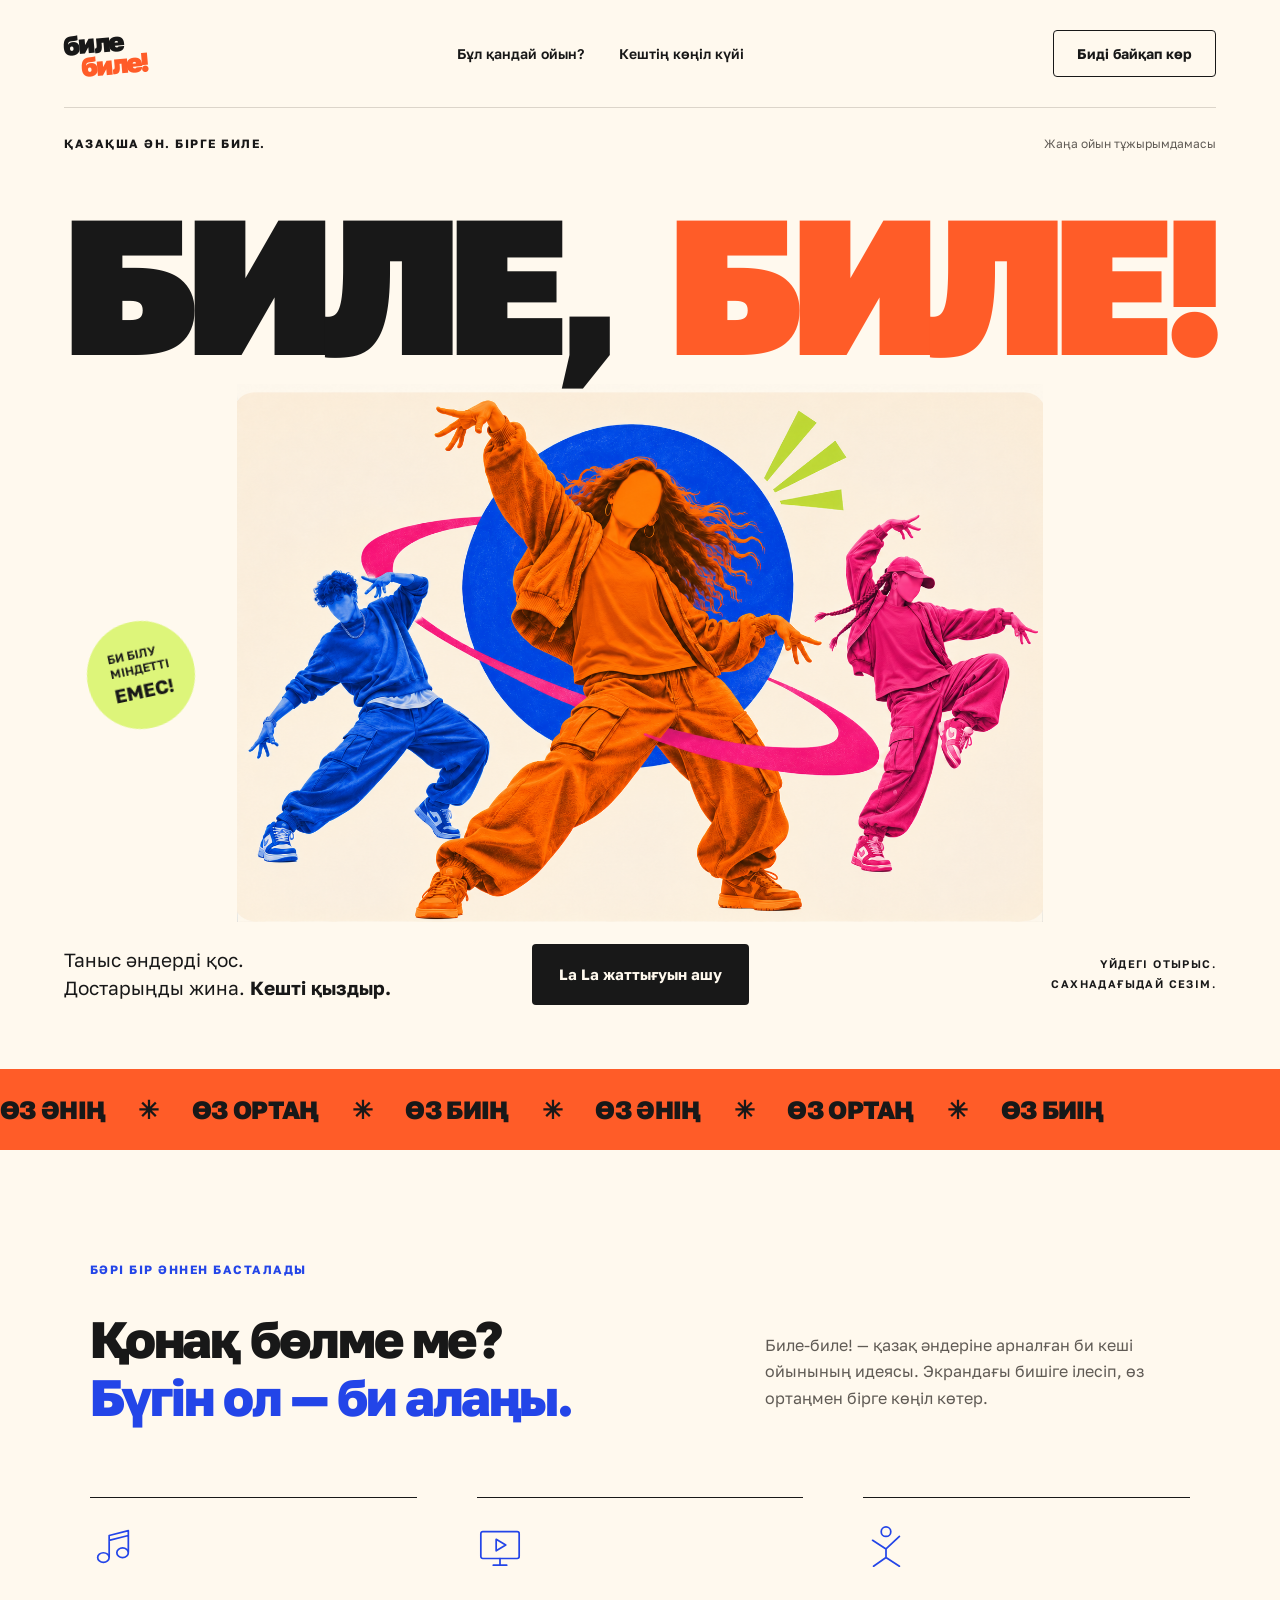
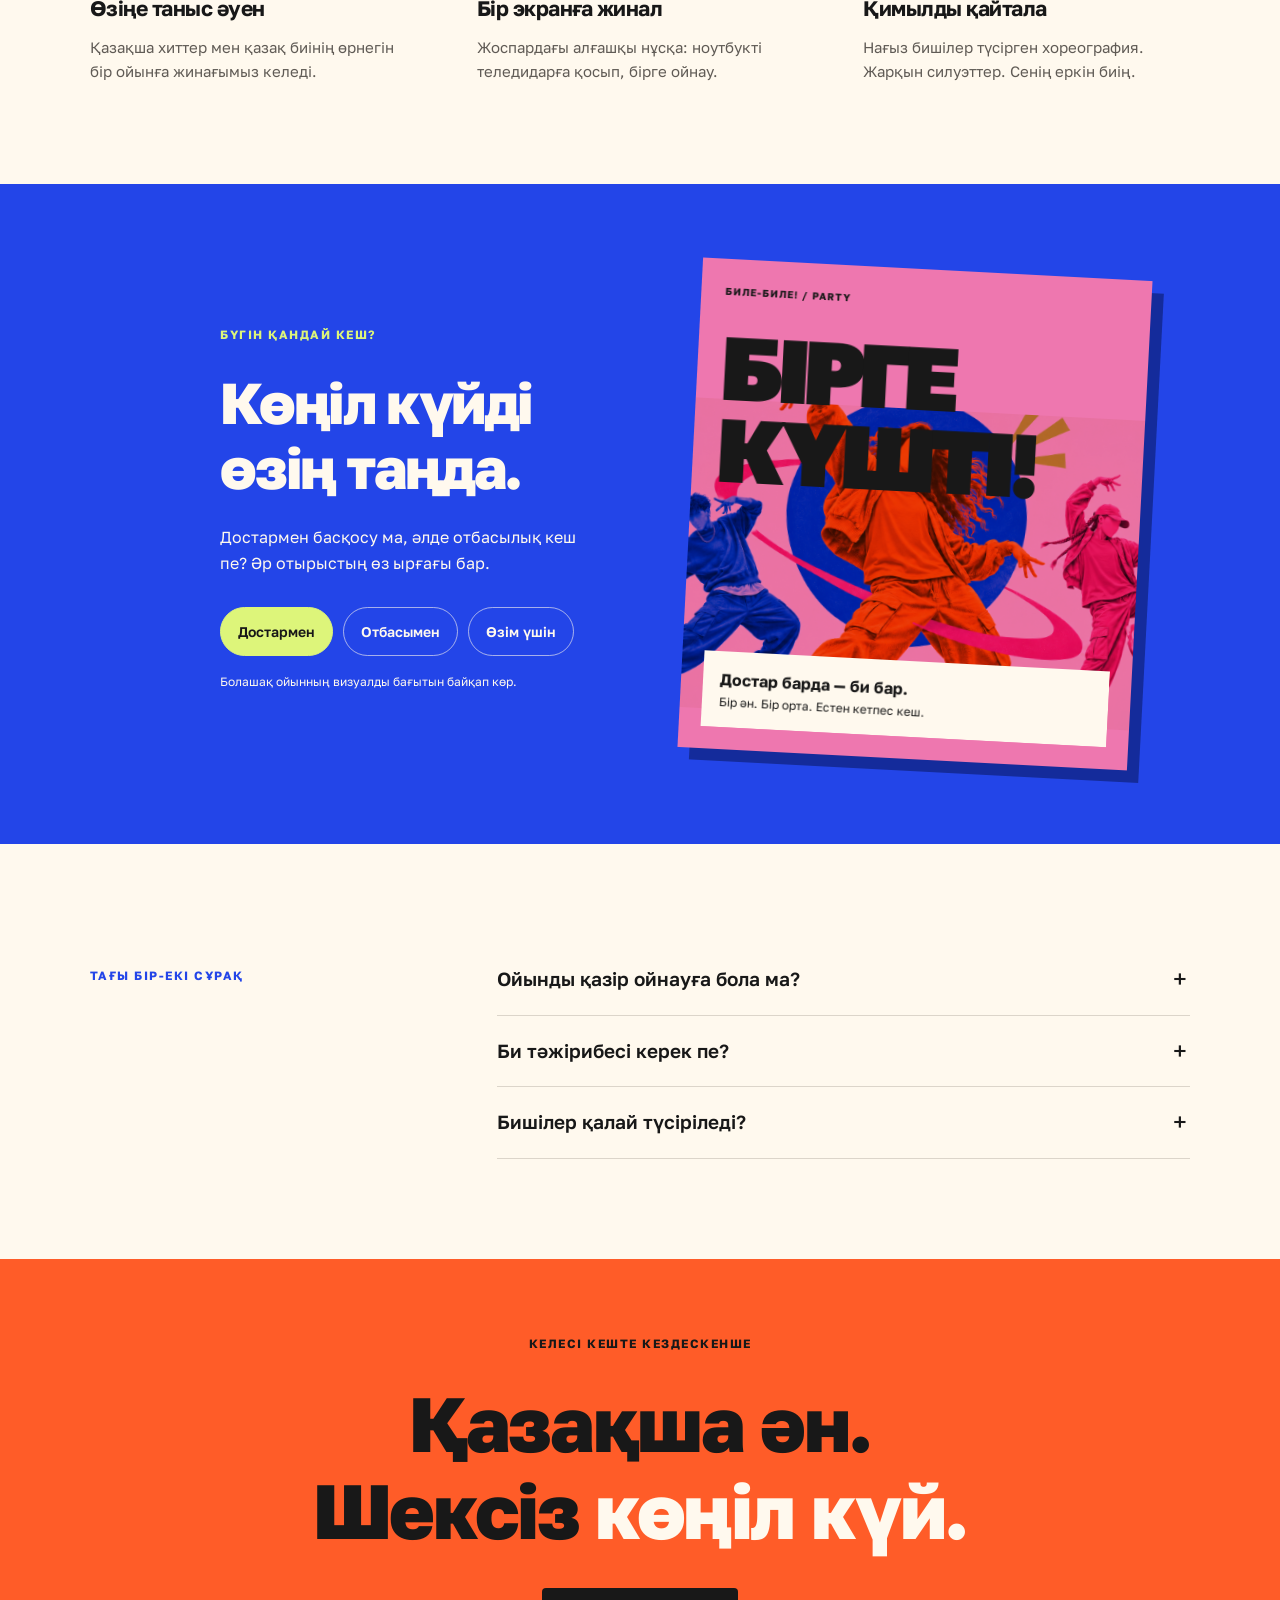
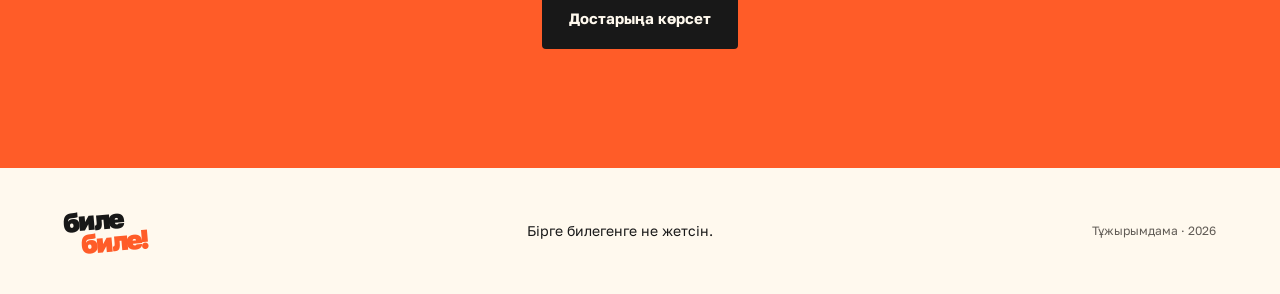
<file: index.html>
<!doctype html><html lang="kk"><head><meta charset="utf-8"><meta name="viewport" content="width=device-width,initial-scale=1"><meta name="theme-color" content="#fff9ee"><meta name="description" content="Биле-биле! Қазақ әндеріне арналған жаңа би кеші ойынының тұжырымдамасы."><title>Биле-биле! — Кешті бірге қыздыр.</title><link rel="stylesheet" href="style.css"><link rel="canonical" href="https://eldar0904.github.io/bile-bile/"><meta property="og:type" content="website"><meta property="og:title" content="Биле-биле! — Кешті бірге қыздыр."><meta property="og:description" content="Қазақша ән. Бірге биле. Жаңа би кеші ойынының тұжырымдамасы."><meta property="og:url" content="https://eldar0904.github.io/bile-bile/"><meta property="og:image" content="https://eldar0904.github.io/bile-bile/socials/bile-bile-final.png"><meta name="twitter:card" content="summary_large_image"></head><body><a class="skip" href="#main">Мазмұнға өту</a><header><a href="#" class="logo" aria-label="Биле-биле! Басты бет">биле<span>биле!</span></a><nav aria-label="Басты мәзір"><a href="#idea">Бұл қандай ойын?</a><a href="#moods">Кештің көңіл күйі</a></nav><a class="nav-cta" href="rehearsal.html">Биді байқап көр</a></header><main id="main"><section class="hero"><div class="hero-top"><p class="eyebrow">ҚАЗАҚША ӘН. БІРГЕ БИЛЕ.</p><span>Жаңа ойын тұжырымдамасы</span></div><h1>БИЛЕ,<span>БИЛЕ!</span></h1><div class="art"><img src="dance-hero-final.png" width="1536" height="1024" fetchpriority="high" alt="Бомбер күртеше мен карго шалбар киген үш биші; іштері толық жабық"><span class="stamp">БИ БІЛУ<br>МІНДЕТТІ<br><b>ЕМЕС!</b></span></div><div class="hero-bottom"><p>Таныс әндерді қос.<br>Достарыңды жина. <strong>Кешті қыздыр.</strong></p><a href="rehearsal.html" class="button">La La жаттығуын ашу</a><span>ҮЙДЕГІ ОТЫРЫС.<br>САХНАДАҒЫДАЙ СЕЗІМ.</span></div></section><div class="ribbon" aria-hidden="true">ӨЗ ӘНІҢ <i>✳</i> ӨЗ ОРТАҢ <i>✳</i> ӨЗ БИІҢ <i>✳</i> ӨЗ ӘНІҢ <i>✳</i> ӨЗ ОРТАҢ <i>✳</i> ӨЗ БИІҢ</div><section id="idea" class="idea"><p class="eyebrow">БӘРІ БІР ӘННЕН БАСТАЛАДЫ</p><div class="intro"><h2>Қонақ бөлме ме?<br><em>Бүгін ол — би алаңы.</em></h2><p>Биле-биле! — қазақ әндеріне арналған би кеші ойынының идеясы. Экрандағы бишіге ілесіп, өз ортаңмен бірге көңіл көтер.</p></div><div class="features"><article><span class="icon" aria-hidden="true"><svg viewBox="0 0 48 48"><path d="M20 34V12l20-5v22M20 17l20-5"/><ellipse cx="14" cy="35" rx="6" ry="5"/><ellipse cx="34" cy="30" rx="6" ry="5"/></svg></span><h3>Өзіңе таныс әуен</h3><p>Қазақша хиттер мен қазақ биінің өрнегін бір ойынға жинағымыз келеді.</p></article><article><span class="icon" aria-hidden="true"><svg viewBox="0 0 48 48"><rect x="4" y="8" width="40" height="28" rx="2"/><path d="M17 43h14M24 36v7m-4-27 10 6-10 6Z"/></svg></span><h3>Бір экранға жинал</h3><p>Жоспардағы алғашқы нұсқа: ноутбукті теледидарға қосып, бірге ойнау.</p></article><article><span class="icon" aria-hidden="true"><svg viewBox="0 0 48 48"><circle cx="24" cy="8" r="5"/><path d="m10 17 14 9 14-13M24 26v9m0 0L11 44m13-9 14 9"/></svg></span><h3>Қимылды қайтала</h3><p>Нағыз бишілер түсірген хореография. Жарқын силуэттер. Сенің еркін биің.</p></article></div></section><section id="moods" class="moods"><div class="mood-copy"><p class="eyebrow">БҮГІН ҚАНДАЙ КЕШ?</p><h2>Көңіл күйді<br>өзің таңда.</h2><p>Достармен басқосу ма, әлде отбасылық кеш пе? Әр отырыстың өз ырғағы бар.</p><div class="options" role="group" aria-label="Кештің көңіл күйін таңда"><button data-mood="friends" aria-pressed="true">Достармен</button><button data-mood="family" aria-pressed="false">Отбасымен</button><button data-mood="solo" aria-pressed="false">Өзім үшін</button></div><p class="small">Болашақ ойынның визуалды бағытын байқап көр.</p></div><div class="poster" data-theme="friends"><div class="poster-label">БИЛЕ-БИЛЕ! / PARTY</div><div class="poster-word" aria-hidden="true">БІРГЕ<br>КҮШТІ!</div><img src="dance-hero-final.png" width="1536" height="1024" loading="lazy" alt="" aria-hidden="true"><div class="poster-caption" aria-live="polite"><strong id="mood-title">Достар барда — би бар.</strong><span id="mood-description">Бір ән. Бір орта. Естен кетпес кеш.</span></div></div></section><section class="faq"><p class="eyebrow">ТАҒЫ БІР-ЕКІ СҰРАҚ</p><div><details><summary>Ойынды қазір ойнауға бола ма?</summary><p>Алғашқы La La жаттығуы қолжетімді: санау мен қадам нұсқауларын байқап көр. Бишінің бейнесі, әндер тізімі және автоматты ұпай әлі әзірлену кезеңінде.</p></details><details><summary>Би тәжірибесі керек пе?</summary><p>Идеямыз — бәрі қосыла алатын қарапайым қимылдардан бастау. Экрандағы бишіні қайталап, өзіңе ыңғайлы қарқынмен билейсің.</p></details><details><summary>Бишілер қалай түсіріледі?</summary><p>Хореографияны нағыз бишілермен түсіріп, бейнелерін түрлі түсті силуэттерге айналдыруды жоспарлап отырмыз.</p></details></div></section><section class="closing"><p class="eyebrow">КЕЛЕСІ КЕШТЕ КЕЗДЕСКЕНШЕ</p><h2>Қазақша ән.<br>Шексіз <em>көңіл күй.</em></h2><button id="share" class="button">Достарыңа көрсет</button><p id="share-status" role="status"></p></section></main><footer><a class="logo" href="#">биле<span>биле!</span></a><p>Бірге билегенге не жетсін.</p><span>Тұжырымдама · 2026</span></footer><script src="app.js"></script></body></html>
</file>
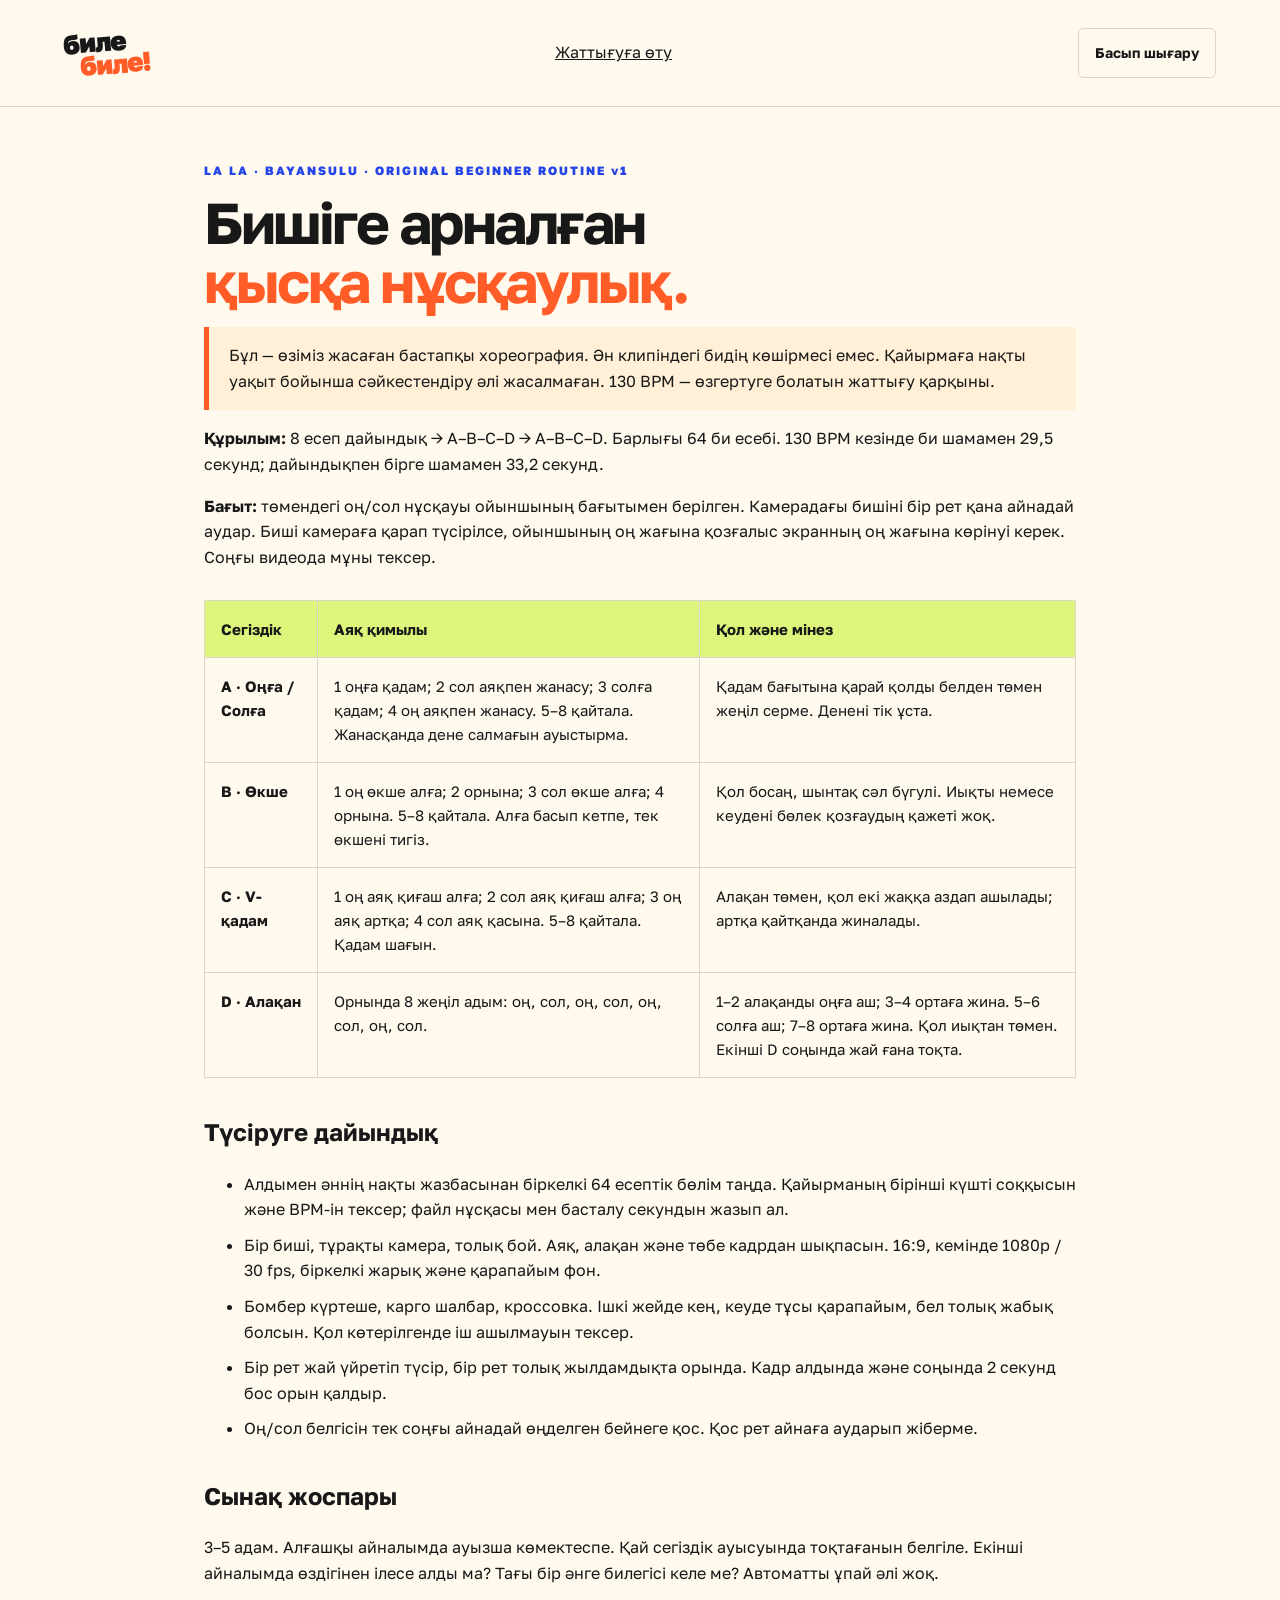
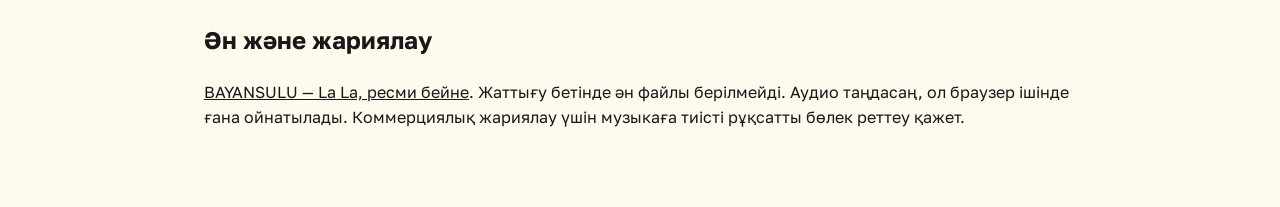
<file: choreography.html>
<!doctype html><html lang="kk"><head><meta charset="utf-8"><meta name="viewport" content="width=device-width,initial-scale=1"><title>La La — Хореография және түсіру жоспары</title><link rel="stylesheet" href="rehearsal.css"><style>.sheet{max-width:1000px}table{border-collapse:collapse;width:100%;margin:30px 0;font-size:15px}td,th{text-align:left;vertical-align:top;padding:16px;border:1px solid var(--line)}th{background:var(--lime)}.sheet h2{margin-top:35px}.sheet li{margin:10px 0}.notice{border-left:5px solid var(--orange);padding:16px 20px;background:#fff0d7}@media(max-width:600px){table{font-size:13px}td,th{padding:10px}}@media print{header,button{display:none}main{padding:0}body{font-size:11pt}h2,tr{break-inside:avoid}a{color:black}table{font-size:10pt}}</style></head><body><header><a class="brand" href="./">биле<span>биле!</span></a><a href="rehearsal.html">Жаттығуға өту</a><button class="secondary" onclick="window.print()">Басып шығару</button></header><main class="sheet"><p class="eyebrow">LA LA · BAYANSULU · ORIGINAL BEGINNER ROUTINE v1</p><h1>Бишіге арналған<br><em>қысқа нұсқаулық.</em></h1><p class="notice">Бұл — өзіміз жасаған бастапқы хореография. Ән клипіндегі бидің көшірмесі емес. Қайырмаға нақты уақыт бойынша сәйкестендіру әлі жасалмаған. 130 BPM — өзгертуге болатын жаттығу қарқыны.</p><p><strong>Құрылым:</strong> 8 есеп дайындық → A–B–C–D → A–B–C–D. Барлығы 64 би есебі. 130 BPM кезінде би шамамен 29,5 секунд; дайындықпен бірге шамамен 33,2 секунд.</p><p><strong>Бағыт:</strong> төмендегі оң/сол нұсқауы ойыншының бағытымен берілген. Камерадағы бишіні бір рет қана айнадай аудар. Биші камераға қарап түсірілсе, ойыншының оң жағына қозғалыс экранның оң жағына көрінуі керек. Соңғы видеода мұны тексер.</p><table><thead><tr><th>Сегіздік</th><th>Аяқ қимылы</th><th>Қол және мінез</th></tr></thead><tbody><tr><td><b>A · Оңға / Солға</b></td><td>1 оңға қадам; 2 сол аяқпен жанасу; 3 солға қадам; 4 оң аяқпен жанасу. 5–8 қайтала. Жанасқанда дене салмағын ауыстырма.</td><td>Қадам бағытына қарай қолды белден төмен жеңіл серме. Денені тік ұста.</td></tr><tr><td><b>B · Өкше</b></td><td>1 оң өкше алға; 2 орнына; 3 сол өкше алға; 4 орнына. 5–8 қайтала. Алға басып кетпе, тек өкшені тигіз.</td><td>Қол босаң, шынтақ сәл бүгулі. Иықты немесе кеудені бөлек қозғаудың қажеті жоқ.</td></tr><tr><td><b>C · V-қадам</b></td><td>1 оң аяқ қиғаш алға; 2 сол аяқ қиғаш алға; 3 оң аяқ артқа; 4 сол аяқ қасына. 5–8 қайтала. Қадам шағын.</td><td>Алақан төмен, қол екі жаққа аздап ашылады; артқа қайтқанда жиналады.</td></tr><tr><td><b>D · Алақан</b></td><td>Орнында 8 жеңіл адым: оң, сол, оң, сол, оң, сол, оң, сол.</td><td>1–2 алақанды оңға аш; 3–4 ортаға жина. 5–6 солға аш; 7–8 ортаға жина. Қол иықтан төмен. Екінші D соңында жай ғана тоқта.</td></tr></tbody></table><h2>Түсіруге дайындық</h2><ul><li>Алдымен әннің нақты жазбасынан біркелкі 64 есептік бөлім таңда. Қайырманың бірінші күшті соққысын және BPM-ін тексер; файл нұсқасы мен басталу секундын жазып ал.</li><li>Бір биші, тұрақты камера, толық бой. Аяқ, алақан және төбе кадрдан шықпасын. 16:9, кемінде 1080p / 30 fps, біркелкі жарық және қарапайым фон.</li><li>Бомбер күртеше, карго шалбар, кроссовка. Ішкі жейде кең, кеуде тұсы қарапайым, бел толық жабық болсын. Қол көтерілгенде іш ашылмауын тексер.</li><li>Бір рет жай үйретіп түсір, бір рет толық жылдамдықта орында. Кадр алдында және соңында 2 секунд бос орын қалдыр.</li><li>Оң/сол белгісін тек соңғы айнадай өңделген бейнеге қос. Қос рет айнаға аударып жіберме.</li></ul><h2>Сынақ жоспары</h2><p>3–5 адам. Алғашқы айналымда ауызша көмектеспе. Қай сегіздік ауысуында тоқтағанын белгіле. Екінші айналымда өздігінен ілесе алды ма? Тағы бір әнге билегісі келе ме? Автоматты ұпай әлі жоқ.</p><h2>Ән және жариялау</h2><p><a href="https://www.youtube.com/watch?v=cNDhpfVBO8k">BAYANSULU — La La, ресми бейне</a>. Жаттығу бетінде ән файлы берілмейді. Аудио таңдасаң, ол браузер ішінде ғана ойнатылады. Коммерциялық жариялау үшін музыкаға тиісті рұқсатты бөлек реттеу қажет.</p></main></body></html>
</file>
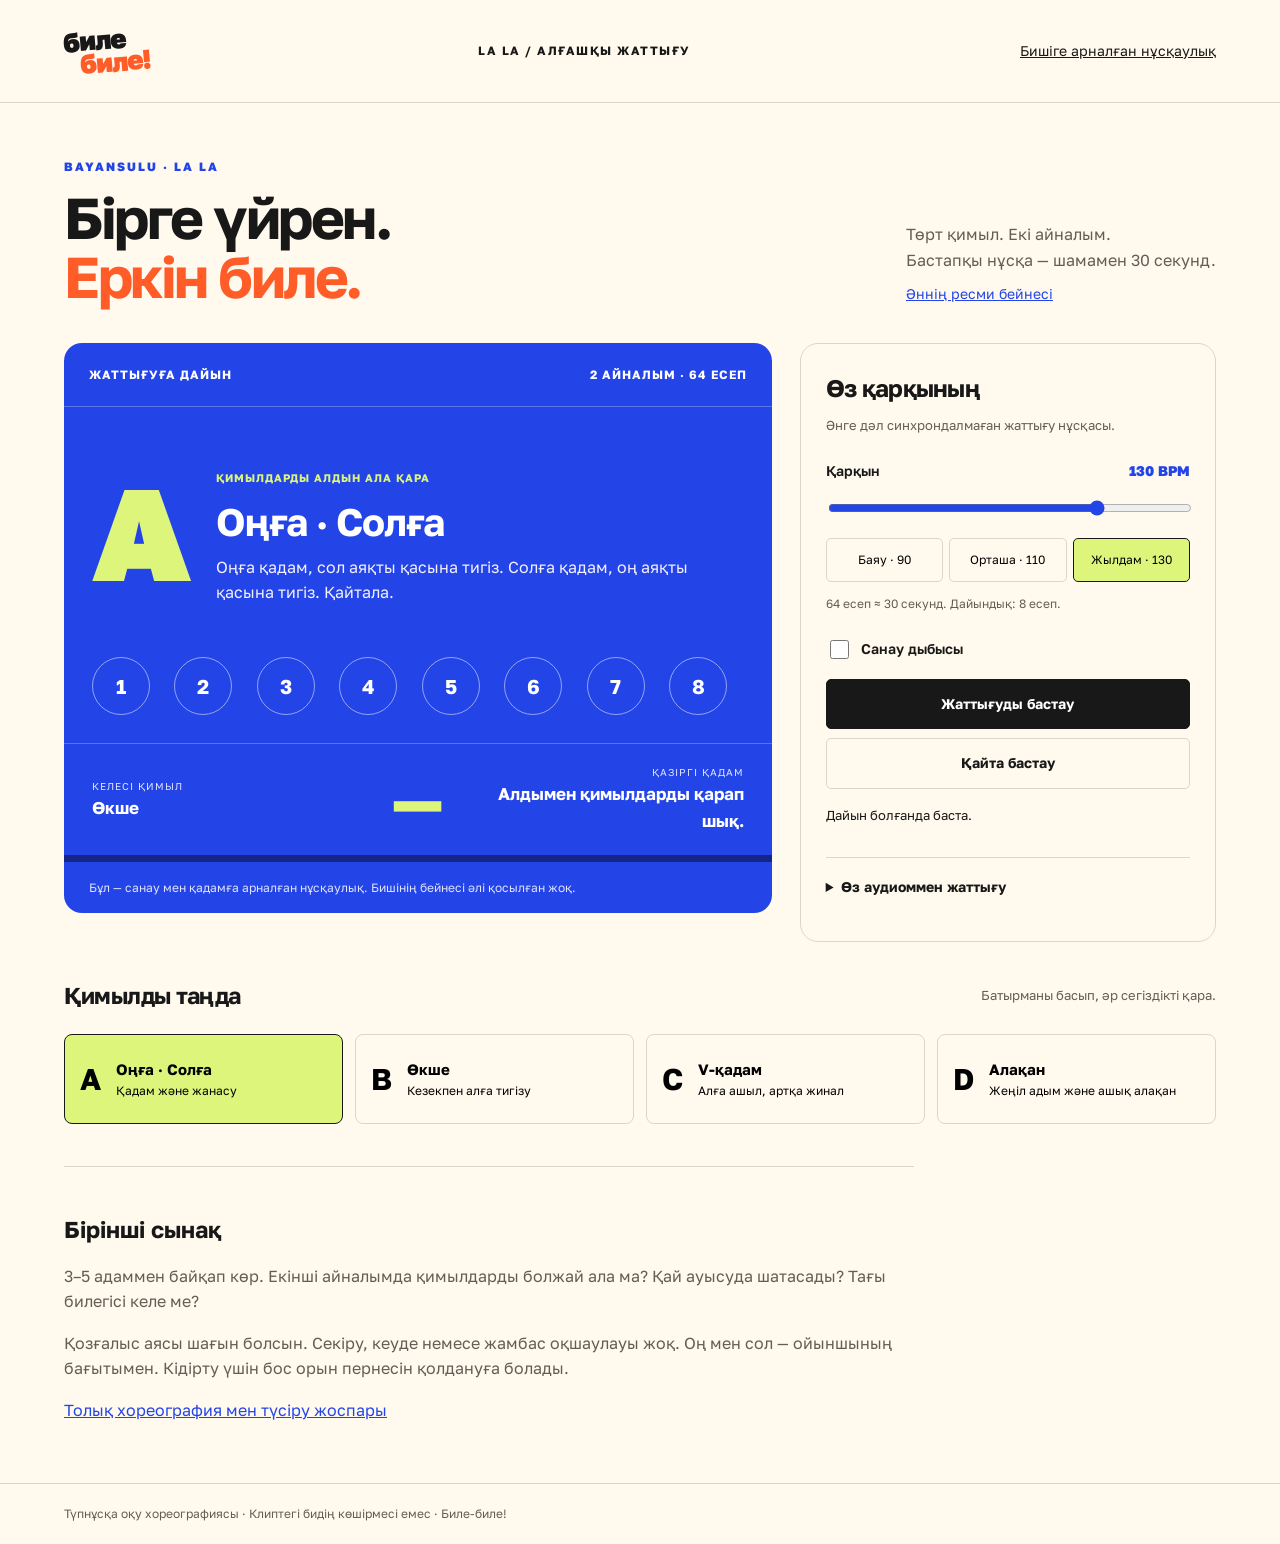
<file: rehearsal.html>
<!doctype html><html lang="kk"><head><meta charset="utf-8"><meta name="viewport" content="width=device-width,initial-scale=1"><meta name="theme-color" content="#fff9ee"><title>La La — Биле-биле! жаттығу</title><link rel="stylesheet" href="rehearsal.css"></head><body><header><a class="brand" href="./">биле<span>биле!</span></a><span>LA LA / АЛҒАШҚЫ ЖАТТЫҒУ</span><a href="choreography.html">Бишіге арналған нұсқаулық</a></header><main><div class="heading"><div><p class="eyebrow">BAYANSULU · LA LA</p><h1>Бірге үйрен.<br><em>Еркін биле.</em></h1></div><p>Төрт қимыл. Екі айналым.<br>Бастапқы нұсқа — шамамен 30 секунд.<br><a href="https://www.youtube.com/watch?v=cNDhpfVBO8k" target="_blank" rel="noopener">Әннің ресми бейнесі</a></p></div><div class="workspace"><section class="stage" aria-label="Қимыл және санау"><div class="stage-top"><span id="phase">ЖАТТЫҒУҒА ДАЙЫН</span><span id="round">2 АЙНАЛЫМ · 64 ЕСЕП</span></div><div class="move-area"><span class="move-mark" id="move-mark" aria-hidden="true">A</span><div class="move-copy"><p id="move-kicker">ҚИМЫЛДАРДЫ АЛДЫН АЛА ҚАРА</p><h2 id="move-name">Оңға · Солға</h2><p id="move-detail">Оңға қадам, сол аяқты қасына тигіз. Солға қадам, оң аяқты қасына тигіз. Қайтала.</p></div></div><div class="beat-row" aria-label="Сегіздік санау" id="beats"></div><div class="stage-bottom"><div><span>КЕЛЕСІ ҚИМЫЛ</span><strong id="next">Өкше</strong></div><strong id="count" aria-label="Қазіргі есеп">—</strong><div class="step-note"><span>ҚАЗІРГІ ҚАДАМ</span><strong id="step">Алдымен қимылдарды қарап шық.</strong></div></div><progress id="progress" value="0" max="64" aria-label="Жаттығу барысы"></progress><p class="visual-note">Бұл — санау мен қадамға арналған нұсқаулық. Бишінің бейнесі әлі қосылған жоқ.</p></section><aside class="controls"><div class="control-top"><h2>Өз қарқының</h2><p>Әнге дәл синхрондалмаған жаттығу нұсқасы.</p></div><label for="bpm">Қарқын <output id="bpm-value">130 BPM</output></label><input id="bpm" type="range" min="70" max="150" step="1" value="130"><div class="speed-options" role="group" aria-label="Қарқын таңдау"><button data-bpm="90">Баяу · 90</button><button data-bpm="110">Орташа · 110</button><button data-bpm="130" aria-pressed="true">Жылдам · 130</button></div><p class="small" id="duration">64 есеп ≈ 30 секунд. Дайындық: 8 есеп.</p><label class="check"><input type="checkbox" id="click">Санау дыбысы</label><div class="play-controls"><button id="start" class="primary">Жаттығуды бастау</button><button id="reset" class="secondary">Қайта бастау</button></div><p id="status" class="status" role="status" aria-live="polite">Дайын болғанда баста.</p><details><summary>Өз аудиоммен жаттығу</summary><p>Қолдануға рұқсатың бар аудио файлды таңда. Файл осы браузерде ғана ойнатылады, серверге жіберілмейді.</p><label for="audio-file">Аудио файл</label><input type="file" id="audio-file" accept="audio/*"><label for="offset">Қайырманың басталуы, секунд</label><input type="number" id="offset" min="0" step="0.1" value="0"><audio id="audio" controls preload="metadata"></audio><p class="small">Әуелі аудиодан басталатын жерді тап. Қарқынды соған бейімде. Санау мен аудио 8 есеп дайындықтан кейін бірге басталады. Аудионы бөлек жылжытсаң, синхрон бұзылады.</p><button id="remove-audio" class="secondary">Аудионы өшіру</button></details></aside></div><section class="phrases" aria-labelledby="phrase-heading"><div class="phrase-heading"><h2 id="phrase-heading">Қимылды таңда</h2><span>Батырманы басып, әр сегіздікті қара.</span></div><div class="phrase-list"><button data-phrase="0" aria-pressed="true"><b>A</b><span><strong>Оңға · Солға</strong>Қадам және жанасу</span></button><button data-phrase="1" aria-pressed="false"><b>B</b><span><strong>Өкше</strong>Кезекпен алға тигізу</span></button><button data-phrase="2" aria-pressed="false"><b>C</b><span><strong>V-қадам</strong>Алға ашыл, артқа жинал</span></button><button data-phrase="3" aria-pressed="false"><b>D</b><span><strong>Алақан</strong>Жеңіл адым және ашық алақан</span></button></div></section><section class="test-note"><h2>Бірінші сынақ</h2><p>3–5 адаммен байқап көр. Екінші айналымда қимылдарды болжай ала ма? Қай ауысуда шатасады? Тағы билегісі келе ме?</p><p>Қозғалыс аясы шағын болсын. Секіру, кеуде немесе жамбас оқшаулауы жоқ. Оң мен сол — ойыншының бағытымен. Кідірту үшін бос орын пернесін қолдануға болады.</p><a href="choreography.html">Толық хореография мен түсіру жоспары</a></section></main><footer>Түпнұсқа оқу хореографиясы · Клиптегі бидің көшірмесі емес · Биле-биле!</footer><script src="rehearsal.js"></script></body></html>
</file>
<file: style.css>
@import url('https://fonts.googleapis.com/css2?family=Golos+Text:wght@400;500;600;700;800;900&display=swap');
:root{--paper:#fff9ee;--ink:#181818;--muted:#605b55;--orange:#ff5c28;--blue:#2345e8;--pink:#ee77af;--lime:#ddf57a;--line:#dcd5ca}*{box-sizing:border-box}html{scroll-behavior:smooth;scroll-padding-top:30px}body{margin:0;background:var(--paper);color:var(--ink);font:16px/1.65 'Golos Text',Arial,sans-serif;-webkit-font-smoothing:antialiased}a{color:inherit;text-decoration:none}button{font:inherit;cursor:pointer}a,button{touch-action:manipulation}a:focus-visible,button:focus-visible,summary:focus-visible{outline:3px solid var(--blue);outline-offset:6px}.skip{position:fixed;top:-100px;left:20px;z-index:100;background:var(--ink);color:white;padding:15px}.skip:focus{top:12px}header{height:108px;margin:0 5%;display:flex;justify-content:space-between;align-items:center;gap:24px;border-bottom:1px solid var(--line)}.logo{font-size:27px;font-weight:900;line-height:.85;letter-spacing:-1.6px;display:flex;flex-direction:column;transform:rotate(-5deg)}.logo span{margin-left:16px;color:var(--orange)}nav{display:flex;gap:35px;font-size:14px;font-weight:600}nav a{padding:12px 0}nav a:hover{color:var(--blue)}.nav-cta{font-size:14px;font-weight:700;border:1px solid var(--ink);padding:11px 23px;border-radius:4px;transition:background .2s,color .2s}.nav-cta:hover{background:var(--ink);color:var(--paper)}.hero{max-width:1600px;margin:auto;padding:26px 5% 44px}.hero-top{display:flex;justify-content:space-between;align-items:center;gap:20px}.hero-top>span{font-size:12px;color:var(--muted)}.eyebrow{font-size:12px;font-weight:700;letter-spacing:1.5px;margin:0}h1,h2,h3,p{margin-top:0}h1{font-size:clamp(90px,17.6vw,260px);line-height:.94;letter-spacing:-.085em;font-weight:900;margin:38px 0 12px;display:flex;justify-content:space-between}h1 span{color:var(--orange)}.art{height:clamp(360px,42vw,620px);position:relative}.art img{height:100%;width:100%;object-fit:contain;mix-blend-mode:multiply;display:block}.stamp{position:absolute;left:2%;top:44%;width:108px;height:108px;background:var(--lime);border-radius:50%;transform:rotate(-12deg);display:flex;flex-direction:column;align-items:center;justify-content:center;font-size:12px;line-height:1.2;font-weight:600}.stamp b{font-size:19px;margin-top:4px}.hero-bottom{display:grid;grid-template-columns:1fr auto 1fr;align-items:center;gap:30px;margin-top:22px}.hero-bottom p{font-size:19px;line-height:1.5;margin:0}.hero-bottom>span{font-size:11px;font-weight:600;letter-spacing:1.4px;text-align:right;line-height:1.8}.button{display:inline-flex;align-items:center;justify-content:center;background:var(--ink);color:var(--paper);border:0;border-radius:4px;padding:18px 27px;font-size:15px;font-weight:700;min-height:54px;transition:background .2s,box-shadow .2s}.button:hover{background:var(--blue);box-shadow:4px 4px 0 var(--pink)}.ribbon{background:var(--orange);padding:20px 0;overflow:hidden;white-space:nowrap;font-size:25px;font-weight:800;letter-spacing:-.7px;margin-top:20px}.ribbon i{font-style:normal;margin:0 28px}.idea{max-width:1440px;margin:auto;padding:110px 7% 100px}.idea>.eyebrow{color:var(--blue);margin-bottom:30px}.intro{display:grid;grid-template-columns:1.4fr 1fr;gap:80px;align-items:center}h2{font-size:clamp(34px,4vw,58px);font-weight:800;line-height:1.13;letter-spacing:-2.4px;margin-bottom:24px}h2 em{font-style:normal;color:var(--blue)}.intro>p{color:var(--muted);max-width:380px}.features{display:grid;grid-template-columns:repeat(3,1fr);gap:60px;margin-top:48px}.features article{border-top:1px solid var(--ink);padding-top:26px}.icon{display:block;width:46px;height:46px;margin-bottom:25px}.icon svg{width:100%;height:100%;stroke:var(--blue);stroke-width:1.8;fill:none;stroke-linecap:round;stroke-linejoin:round}h3{font-size:21px;line-height:1.3;letter-spacing:-.5px;margin-bottom:12px}.features p{font-size:15px;color:var(--muted);max-width:320px;margin:0}.moods{background:var(--blue);color:var(--paper);padding:85px 7%;display:grid;grid-template-columns:1fr 1fr;align-items:center;gap:9%}.mood-copy{max-width:470px;justify-self:end}.mood-copy .eyebrow{color:var(--lime);margin-bottom:25px}.mood-copy h2{font-size:clamp(40px,4.5vw,64px)}.mood-copy>p{max-width:370px}.options{display:flex;flex-wrap:wrap;gap:10px;margin:30px 0 16px}.options button{background:transparent;color:var(--paper);border:1px solid #fff9ee99;border-radius:30px;padding:12px 17px;font-size:14px;font-weight:600;min-height:46px;transition:background .2s,color .2s}.options button[aria-pressed=true],.options button:hover{background:var(--lime);color:var(--ink);border-color:var(--lime)}.options button:focus-visible{outline-color:var(--lime)}.small{font-size:12px}.poster{position:relative;background:var(--pink);color:var(--ink);max-width:450px;width:100%;min-height:490px;padding:24px;overflow:hidden;transform:rotate(3deg);box-shadow:12px 12px 0 #142b9b;transition:background .25s;isolation:isolate}.poster-label{font-size:10px;letter-spacing:1px;font-weight:700}.poster-word{font-size:clamp(64px,7vw,102px);font-weight:900;line-height:.92;letter-spacing:-6px;margin-top:25px;position:relative;z-index:2}.poster img{position:absolute;bottom:40px;left:-15%;width:130%;height:310px;object-fit:cover;mix-blend-mode:multiply;z-index:1}.poster-caption{background:var(--paper);position:absolute;bottom:22px;left:22px;right:22px;z-index:3;padding:15px 17px;display:flex;flex-direction:column;font-size:12px}.poster-caption strong{font-size:16px}.poster[data-theme=family]{background:var(--lime)}.poster[data-theme=solo]{background:#a5dcd5}.faq{max-width:1440px;margin:auto;padding:100px 7%;display:grid;grid-template-columns:1fr 2fr;gap:60px}.faq>.eyebrow{padding-top:22px;color:var(--blue)}details{border-bottom:1px solid var(--line)}summary{list-style:none;cursor:pointer;padding:22px 40px 22px 0;font-size:19px;font-weight:600;position:relative;line-height:1.4}summary::-webkit-details-marker{display:none}summary:after{content:'+';position:absolute;right:3px;font-size:25px;top:17px;font-weight:400}details[open] summary:after{content:'−'}details p{color:var(--muted);max-width:630px;padding-bottom:12px;font-size:15px}.closing{background:var(--orange);padding:75px 7%;text-align:center}.closing h2{font-size:clamp(42px,6vw,85px);margin:26px auto 35px}.closing h2 em{color:var(--paper)}#share-status{font-size:13px;min-height:24px;margin:20px 0 0}footer{display:flex;align-items:center;justify-content:space-between;gap:24px;padding:40px 5%}footer p{margin:0;font-size:14px}footer>span{font-size:12px;color:var(--muted)}@media(max-width:900px){header{height:90px}nav{gap:20px;font-size:12px}.hero-bottom{grid-template-columns:1fr auto}.hero-bottom>span{display:none}.intro{gap:35px}.features{gap:25px}.moods{gap:35px;padding:65px 6%}.poster{min-height:440px}.poster-word{font-size:78px}.faq{gap:30px;grid-template-columns:1fr}.faq>.eyebrow{padding:0}.idea{padding:80px 6%}.options{gap:8px}.options button{font-size:12px;padding:11px 13px}}@media(max-width:600px){header{height:85px}nav{display:none}.logo{font-size:24px}.nav-cta{font-size:12px;padding:11px 17px}.hero{padding-top:22px;padding-bottom:30px}.hero-top{align-items:start;gap:12px}.eyebrow{font-size:10px;letter-spacing:1px}.hero-top>span{font-size:10px;max-width:100px;text-align:right}h1{font-size:clamp(62px,17vw,104px);margin:30px 0 10px}.art{height:300px;margin:0 -4%}.art img{object-fit:contain}.stamp{width:74px;height:74px;left:5%;top:65%;font-size:9px}.stamp b{font-size:14px}.hero-bottom{display:flex;flex-wrap:wrap;gap:24px;margin-top:20px}.hero-bottom p{font-size:17px}.hero-bottom .button{width:100%}.ribbon{padding:15px 0;font-size:20px;margin-top:5px}.ribbon i{margin:0 17px}.idea{padding:65px 6%}.intro{display:block}h2{font-size:37px;letter-spacing:-1.7px}.features{grid-template-columns:1fr;gap:28px;margin-top:40px}.features article{display:grid;grid-template-columns:40px 1fr;gap:0 20px;padding-top:24px}.icon{grid-row:1/3;width:36px;height:36px;margin:0}.features h3{font-size:20px}.features p{max-width:none}.moods{grid-template-columns:1fr;padding:60px 7%;gap:36px}.mood-copy{justify-self:start}.mood-copy h2{font-size:48px}.options button{font-size:13px}.poster{min-height:460px;max-width:400px;margin:auto;transform:rotate(2deg);box-shadow:8px 8px 0 #142b9b}.poster-word{font-size:88px}.faq{padding:65px 6%;gap:20px}summary{font-size:17px;padding-top:20px;padding-bottom:20px}.closing{padding:60px 6%}.closing h2{font-size:43px;letter-spacing:-2px}footer{flex-wrap:wrap;padding:35px 6%;gap:24px}footer p{font-size:12px}footer>span{width:100%}}@media(prefers-reduced-motion:reduce){html{scroll-behavior:auto}*,*:before,*:after{animation:none!important;transition:none!important}}
h1{font-size:clamp(78px,15vw,225px);letter-spacing:-.055em;gap:20px}h1 span{flex-shrink:0}@media(max-width:600px){h1{font-size:14.5vw;letter-spacing:-.055em;gap:8px}}main{overflow:clip}
</file>
<file: rehearsal.css>
@import url('https://fonts.googleapis.com/css2?family=Golos+Text:wght@400;500;600;700;800;900&display=swap');
:root{--paper:#fff9ee;--ink:#181818;--muted:#655d55;--blue:#2345e8;--orange:#ff5c28;--pink:#ee77af;--lime:#ddf57a;--line:#dcd5ca}*{box-sizing:border-box}body{margin:0;background:var(--paper);color:var(--ink);font:16px/1.6 'Golos Text',Arial,sans-serif}header,main,footer{max-width:1500px;margin:auto}header{display:flex;justify-content:space-between;align-items:center;gap:24px;padding:28px 5%;border-bottom:1px solid var(--line)}header>span{font-size:12px;letter-spacing:1.5px;font-weight:700}a{color:inherit}header>a:last-child{font-size:14px}.brand{font-size:27px;font-weight:900;letter-spacing:-1px;line-height:.85;text-decoration:none;transform:rotate(-5deg)}.brand span{display:block;color:var(--orange);margin-left:15px}main{padding:42px 5% 60px}.heading{display:flex;justify-content:space-between;align-items:end;gap:30px;margin-bottom:36px}.eyebrow{font-size:12px;letter-spacing:2px;color:var(--blue);font-weight:800}h1{font-size:clamp(40px,4.5vw,64px);line-height:1.03;letter-spacing:-2.5px;margin:0}em{font-style:normal;color:var(--orange)}.heading>p{color:var(--muted);margin:0}.heading a{font-size:14px;display:inline-block;margin-top:10px;color:var(--blue)}.workspace{display:grid;grid-template-columns:1.7fr 1fr;gap:28px;align-items:start}.stage{background:var(--blue);color:white;border-radius:18px;overflow:hidden;--accent:var(--lime)}.stage-top{display:flex;justify-content:space-between;gap:15px;padding:22px 25px;border-bottom:1px solid #ffffff40;font-size:12px;font-weight:700;letter-spacing:1px}.move-area{display:flex;gap:24px;min-height:250px;align-items:center;padding:36px 28px}.move-mark{font-size:130px;line-height:1;font-weight:900;color:var(--accent);letter-spacing:-8px;min-width:100px}.move-copy p:first-child{font-size:11px;letter-spacing:1px;color:var(--accent);font-weight:700}.move-copy h2{font-size:clamp(26px,3vw,40px);line-height:1.15;letter-spacing:-1px;margin:12px 0}.move-copy p:last-child{margin:12px 0 0;font-size:16px;color:#f4f0ff;max-width:480px}.beat-row{display:grid;grid-template-columns:repeat(8,1fr);gap:8px;padding:0 28px 28px}.beat-row span{display:grid;place-items:center;border:1px solid #ffffff80;aspect-ratio:1;max-height:58px;border-radius:50%;font-weight:700;font-size:20px}.beat-row .active{background:var(--accent);color:var(--ink);border-color:var(--accent)}.stage-bottom{display:flex;align-items:center;gap:20px;padding:20px 28px;border-top:1px solid #ffffff40}.stage-bottom>div{flex:1}.stage-bottom span{display:block;font-size:10px;letter-spacing:1px;color:#e1e3ff}.stage-bottom strong{font-size:17px}.stage-bottom #count{font-size:70px;line-height:1;width:60px;text-align:center;color:var(--accent)}.step-note{text-align:right}.stage progress{display:block;height:7px;width:100%;border:0;appearance:none;background:#142584}.stage progress::-webkit-progress-bar{background:#142584}.stage progress::-webkit-progress-value{background:var(--accent)}.visual-note{font-size:12px;margin:16px 25px;color:#e1e3ff}.controls{border:1px solid var(--line);border-radius:18px;padding:25px}.control-top h2{font-size:24px;letter-spacing:-.7px;margin:0}.control-top p{font-size:13px;color:var(--muted);margin:8px 0 24px}label{display:block;font-size:14px;font-weight:600;margin:14px 0 8px}output{float:right;color:var(--blue);font-weight:800}input[type=range]{width:100%;accent-color:var(--blue);height:32px;cursor:pointer}.speed-options{display:flex;gap:6px;margin-top:6px}.speed-options button{flex:1;padding:10px 5px;border:1px solid var(--line);background:transparent;border-radius:5px;font-size:12px;min-height:44px}.speed-options button[aria-pressed=true]{border-color:var(--ink);background:var(--lime)}.small{font-size:12px;color:var(--muted)}.check{display:flex;align-items:center;gap:9px;min-height:44px}.check input{width:19px;height:19px;accent-color:var(--blue)}button{font:inherit;cursor:pointer}button:disabled{opacity:.5;cursor:default}.play-controls{display:grid;gap:9px}.primary,.secondary{padding:13px 16px;min-height:48px;border-radius:5px;font-size:14px;font-weight:700}.primary{background:var(--ink);color:white;border:1px solid var(--ink)}.primary:hover{background:var(--blue)}.secondary{background:transparent;color:var(--ink);border:1px solid var(--line)}.secondary:hover{border-color:var(--ink)}.status{font-size:13px;min-height:42px;margin:16px 0 0}details{border-top:1px solid var(--line);margin-top:10px;padding-top:18px}summary{cursor:pointer;font-size:14px;font-weight:700;min-height:40px}details p{font-size:13px;color:var(--muted)}input[type=number]{width:100%;padding:10px;border:1px solid var(--line);border-radius:5px;background:white;font:inherit}input[type=file]{width:100%;font-size:12px;min-height:36px}audio{width:100%;margin-top:12px}.phrase-heading{display:flex;align-items:center;justify-content:space-between;gap:20px;margin:35px 0 20px}.phrase-heading h2{font-size:23px;letter-spacing:-.5px;margin:0}.phrase-heading span{font-size:13px;color:var(--muted)}.phrase-list{display:grid;grid-template-columns:repeat(4,1fr);gap:12px}.phrase-list button{display:flex;gap:15px;align-items:center;text-align:left;padding:18px 15px;border:1px solid var(--line);border-radius:8px;background:transparent;min-height:90px}.phrase-list button[aria-pressed=true]{background:var(--lime);border-color:var(--ink)}.phrase-list b{font-size:30px}.phrase-list strong{display:block;font-size:15px}.phrase-list span{font-size:12px}.test-note{border-top:1px solid var(--line);margin-top:42px;padding-top:25px;max-width:850px}.test-note h2{font-size:23px;margin-bottom:8px}.test-note p{color:var(--muted)}.test-note a{color:var(--blue)}footer{padding:20px 5%;font-size:12px;color:var(--muted);border-top:1px solid var(--line)}:focus-visible{outline:3px solid var(--orange);outline-offset:4px}@media(max-width:1000px){.workspace{grid-template-columns:1.4fr 1fr}.move-mark{font-size:90px;min-width:65px}.move-area{padding:30px 20px;gap:15px}.phrase-list{grid-template-columns:repeat(2,1fr)}.stage-bottom{flex-wrap:wrap}.step-note{flex-basis:100%!important;text-align:left}.heading>p{font-size:14px}}@media(max-width:720px){header{padding:24px 5%}header>span{display:none}header>a:last-child{font-size:12px;max-width:160px;text-align:right}.heading{display:block}.heading>p{margin-top:20px}.workspace{grid-template-columns:1fr}.move-area{min-height:230px}.move-mark{font-size:100px}.stage-top{padding:18px;font-size:10px}.beat-row{padding:0 18px 22px;gap:6px}.beat-row span{font-size:16px}.move-copy h2{font-size:30px}.move-copy p:last-child{font-size:15px}.phrase-heading{display:block}.phrase-heading span{display:block;margin-top:8px}.phrase-list{gap:8px}.phrase-list button{padding:12px 10px;gap:10px}.phrase-list strong{font-size:13px}.phrase-list b{font-size:26px}}@media(prefers-reduced-motion:reduce){*{scroll-behavior:auto!important;animation:none!important;transition:none!important}}
</file>
